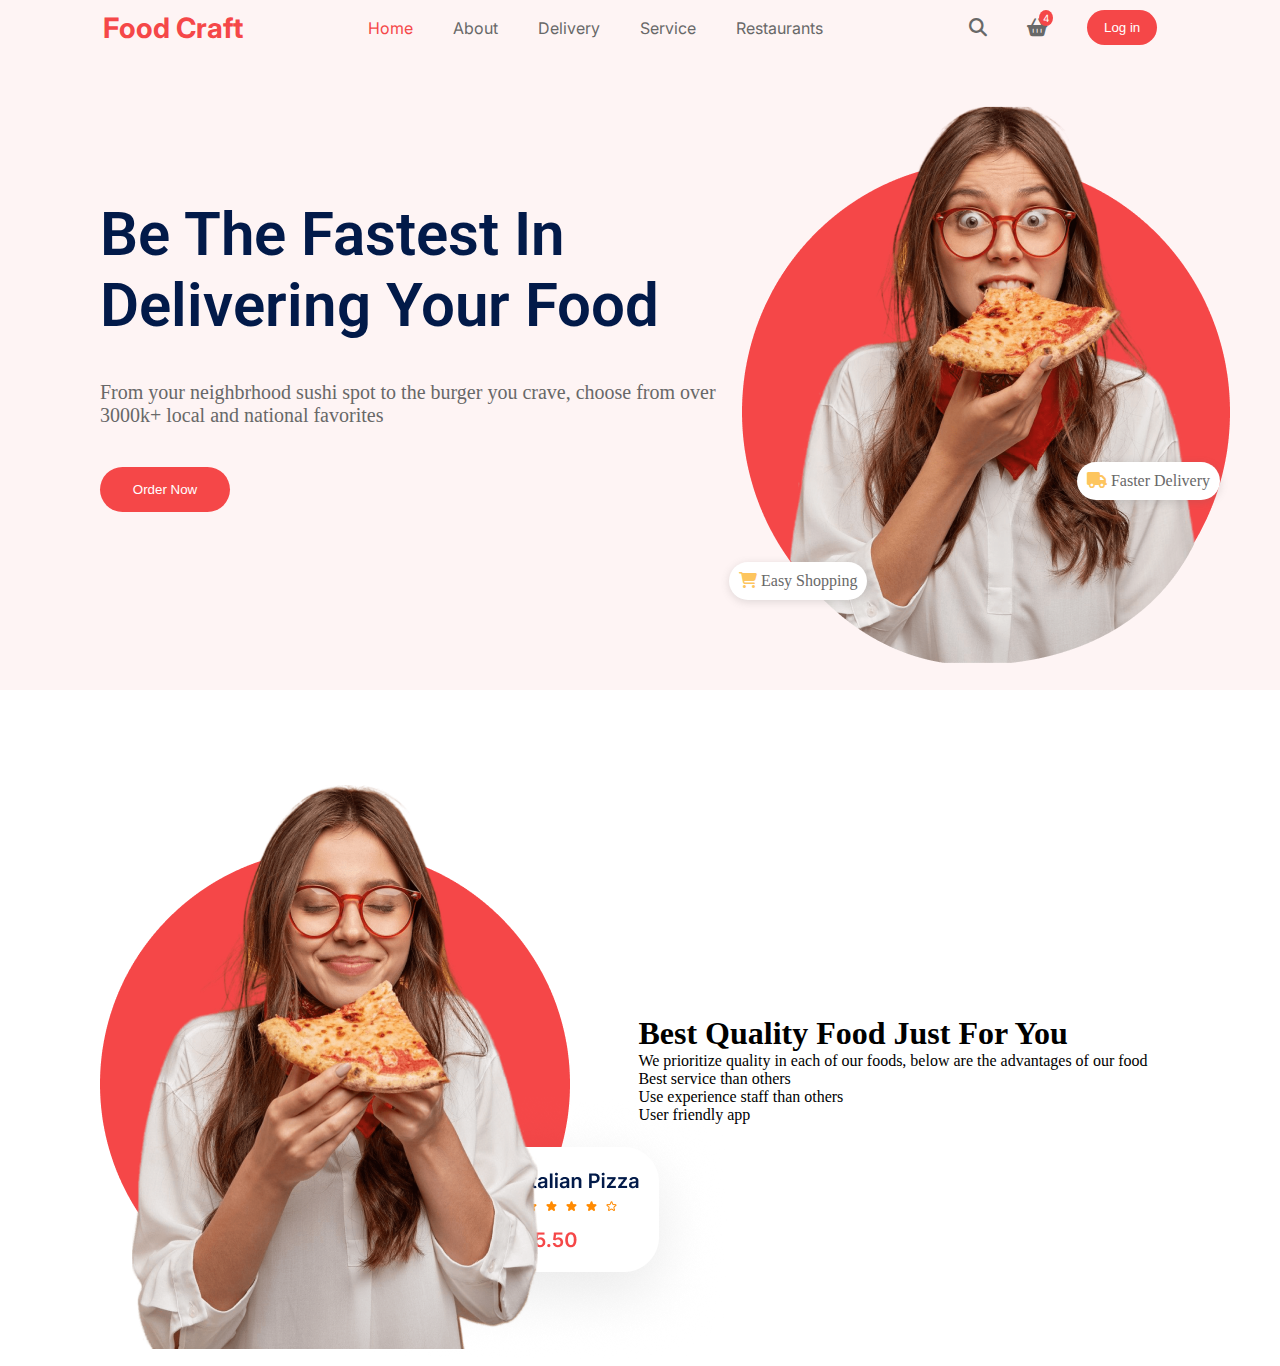
<file: index.html>
<!DOCTYPE html>
<html lang="en">
<head>
    <meta charset="UTF-8">
    <meta http-equiv="X-UA-Compatible" content="IE=edge">
    <meta name="viewport" content="width=device-width, initial-scale=1.0">
    <link rel="stylesheet" href="/css/style.css">
    <link rel="stylesheet" href="https://cdnjs.cloudflare.com/ajax/libs/font-awesome/6.2.0/css/all.min.css">
    <link rel="preconnect" href="https://fonts.googleapis.com">
    <link rel="preconnect" href="https://fonts.gstatic.com" crossorigin>
    <link href="https://fonts.googleapis.com/css2?family=Inter&display=swap" rel="stylesheet">
    <link href="https://fonts.googleapis.com/css2?family=Roboto:wght@700&display=swap" rel="stylesheet">
    <title>Food Craft</title>
</head>
<body>
    <div>
        <div class="main-header">
            <header class="header">
                <div class="logo">
                    <a href="#"><h3>Food Craft</h3></a>
                </div>
                <nav class="main-navigation">   
                    <ul class="navigation">
                        <li><a href="#" class="active">Home</a></li>
                        <li><a href="">About</a></li>
                        <li><a href="">Delivery</a></li>
                        <li><a href="">Service</a></li>
                        <li><a href="">Restaurants</a></li>
                    </ul>
                </nav>
                <nav class="header-auth">
                    <a href=""><i class="fa fa-magnifying-glass"></i></a>
                    <a href=""><i class="fa fa-basket-shopping"></i></a><div class="number"></div>
                    <a href="">
                        <form action="./test.html">
                            <button class="btn-login">Log in</button>
                        </form>
                    </a>
                </nav>
            </header>
            <div class="hero">
                <div class="hero-content">
                    <h1>Be The Fastest In Delivering Your Food</h1>
                    <p>From your neighbrhood sushi spot to the burger you crave, choose from over 3000k+ local and national favorites</p>
                    <form action="./test1.html"><button class="order">Order Now</button></form>
                </div>
                <div class="hero-img">
                    <div class="easy-shopping grey"><i class="fa-sharp fa-solid fa-cart-shopping"></i> Easy Shopping</div>
                    <div class="faster-delivery grey"><i class="fa-solid fa-truck"></i> Faster Delivery</div>
                    <img src="/images/pic1.png" alt="" width="" height="">
                </div>
            </div>
            <div class="about">
                <div class="img-about img-about-pic2">
                    <img src="./images/pic2.png" alt="">
                </div>
                <div class="img-about-pic2-1">
                    <img src="./images/pic2-1.png" alt="">
                </div>
                <div class="about-content">
                    <h1>Best Quality Food Just For You</h1>
                    <p>We prioritize quality in each of our foods, below are the advantages of our food</p>
                    <ul>
                        <li>Best service than others</li>
                        <li>Use experience staff than others</li>
                        <li>User friendly app</li>
                    </ul>
                </div>
            </div>
        </div>
    </div>
</body>
</html>
</file>
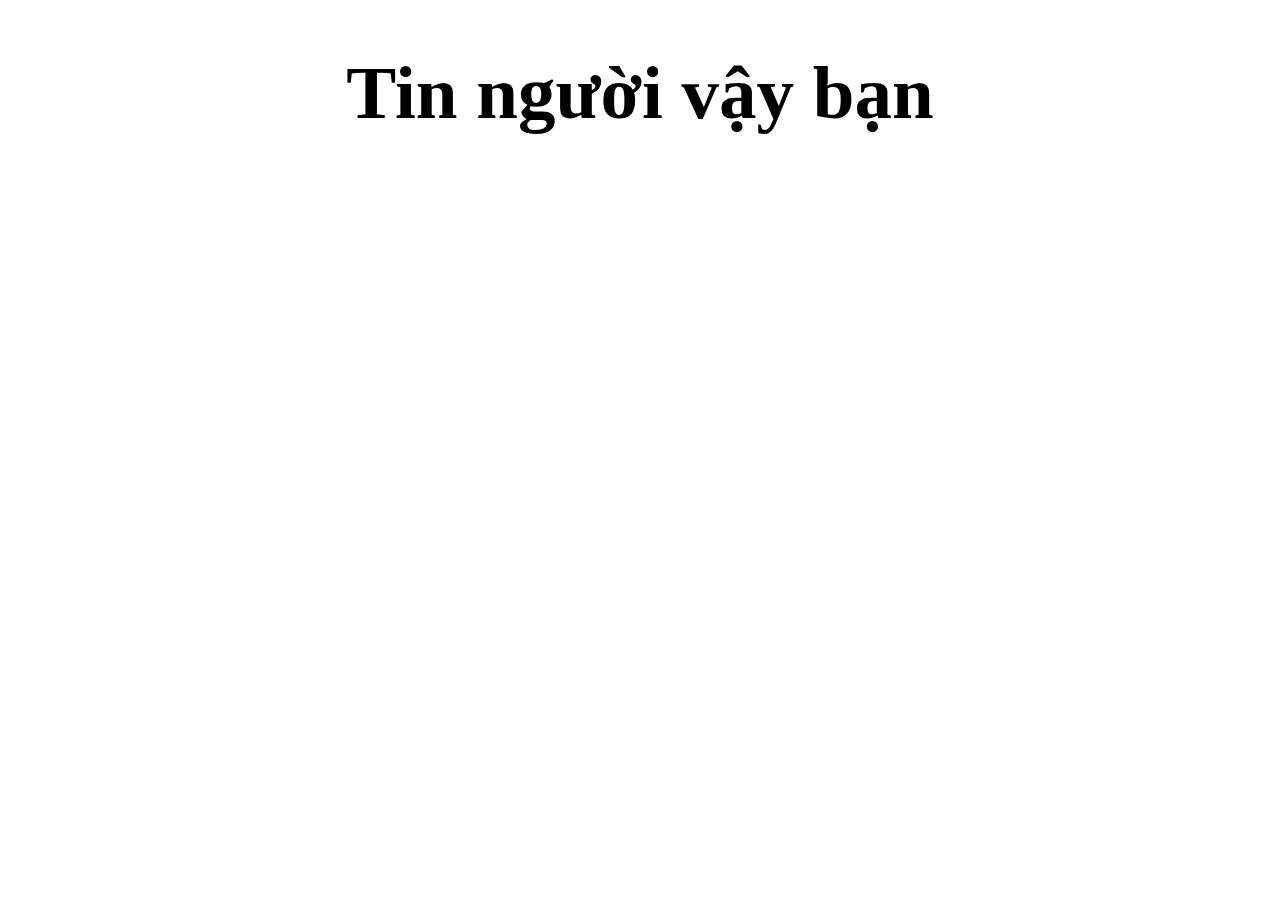
<file: luanguoi.html>
<!DOCTYPE html>
<html lang="en">
<head>
    <meta charset="UTF-8">
    <meta http-equiv="X-UA-Compatible" content="IE=edge">
    <meta name="viewport" content="width=device-width, initial-scale=1.0">
    <title>Document</title> 
</head>
<body>
    <h1 style="font-size: 75px; display: flex; justify-content: center; align-items: center;">Tin người vậy bạn</h1>
</body>
</html>
</file>
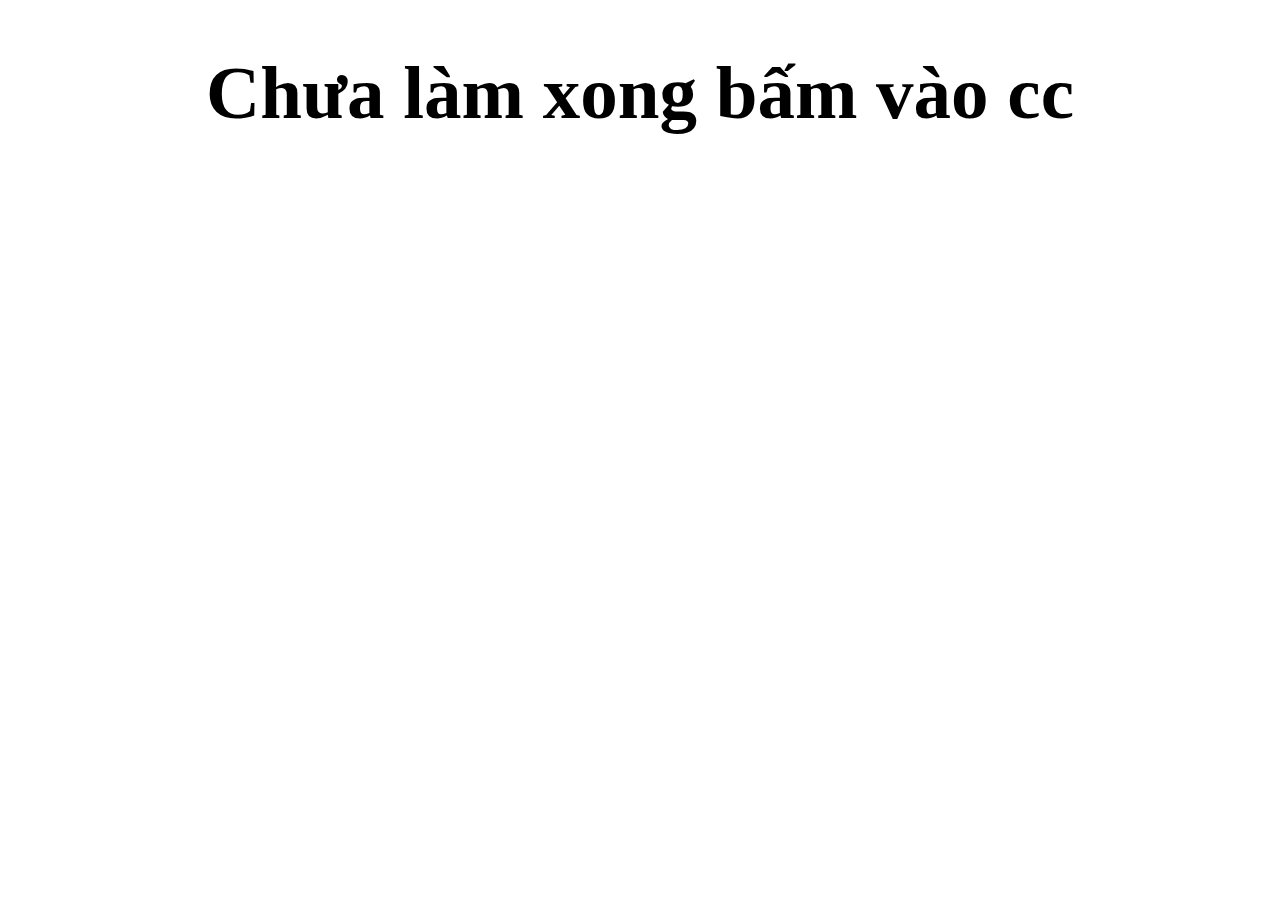
<file: test.html>
<!DOCTYPE html>
<html lang="en">
<head>
    <meta charset="UTF-8">
    <meta http-equiv="X-UA-Compatible" content="IE=edge">
    <meta name="viewport" content="width=device-width, initial-scale=1.0">
    <title>Document</title> 
</head>
<body>
    <h1 style="font-size: 75px; display: flex; justify-content: center; align-items: center;">Chưa làm xong bấm vào cc</h1>
</body>
</html>
</file>
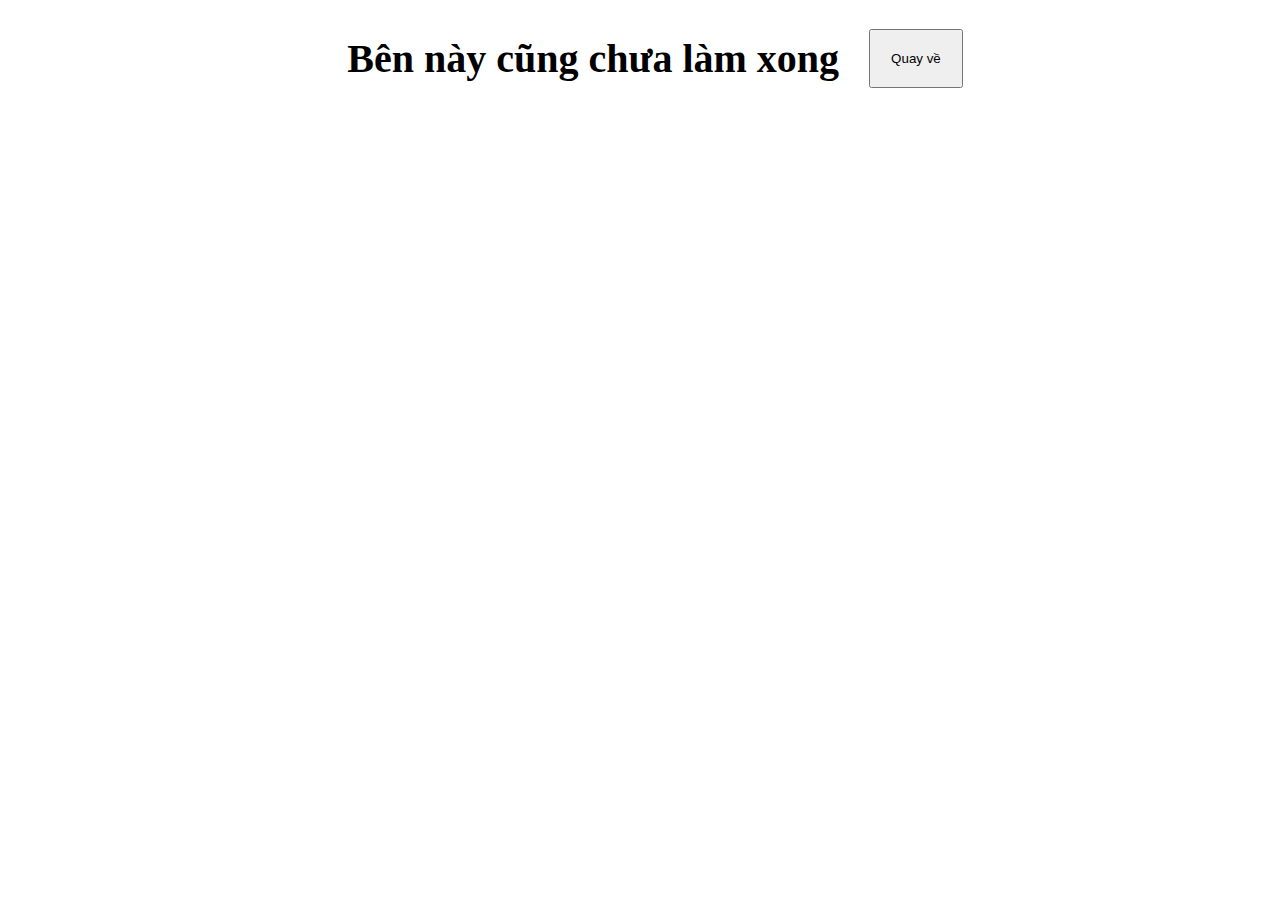
<file: test1.html>
<!DOCTYPE html>
<html lang="en">
<head>
    <meta charset="UTF-8">
    <meta http-equiv="X-UA-Compatible" content="IE=edge">
    <meta name="viewport" content="width=device-width, initial-scale=1.0">
    <title>Document</title> 
</head>
<body style="font-size: 20px; display: flex; justify-content: center; align-items: center">
    <h1 style="padding: 0 30px;">Bên này cũng chưa làm xong</h1>
    <form action="./luanguoi.html"><button style="padding: 20px 20px;">Quay về</button></form>
</body>
</html>
</file>
<file: css/style.css>
@import url(/css/reset.css);

.grey {
    color: #686868;
}


.main-header {
    background-color: #FEF4F4;
    height: 690px;
    padding: 0 50px;
}

.header {
    display: flex;
    justify-content: space-around;
    align-items: center;
    font-family: 'Inter', sans-serif;
    padding-top: 10px;
}

.logo a {
    color: #F54748;
    font-size: 24px;
    font-weight: 600;
}

.header-auth {
    display: flex;
    align-items: center;
    justify-content: center;
    position: relative;
}

.header .navigation {
    display: flex;
    align-items: center;
}

.header .navigation li {
    padding: 0 20px;
}

.header-auth a {
    padding: 0 20px;
    color: #686868;
    font-size: large;
}

.header-auth a:hover {
    color: #F54748;
    transition: 0.3s;
}

.header .navigation li a {
    color: #686868;
}

.header .navigation li a:hover {
    color: #F54748;
    transition: 0.3s;
}

.header .navigation li a.active {
    color: #F54748;
}

.fa-basket-shopping {
    position: relative;
}

.number::after {
    content: "4";
    position: absolute;
    font-size: 10px;
    background-color: #F54748;
    padding: 2px 4px;
    color: #FFFFFF;
    border-radius: 50%;
    transform: translateX(-28px);
    top: 0;
}

.btn-login  {
    padding: 10px;
    background-color: #F54748;
    color: #FFFFFF;
    border: none;
    cursor: pointer;
    border-radius: 20px;
    width: 70px;
}

.btn-login:hover {
    opacity: 0.8;
    transition: 0.3s;
}

.hero {
    display: flex;
    justify-content: center;
    align-items: center;
    height: 620px;
}

.hero .hero-content {
    display: flex;
    flex-direction: column;
    flex-wrap: wrap;
}

.hero h1 , .hero p ,.hero form{
    padding: 20px 0px;
    margin-left: 50px;
}

.hero h1 {
    color: #021A49;
    font-size: 60px;
    font-family: 'Roboto', sans-serif;
    font-weight: 600;
}

.hero p {
    font-size: 20px;
    color: #686868;
    font-weight: 400;
}

.hero-content .order {
    padding: 15px 15px;
    background-color: #F54748;
    color: #FFFFFF;
    border: none;
    border-radius: 30px;
    width: 130px;
    height: auto;
    cursor: pointer;
}

.hero-content .order:hover {
    opacity: 0.8;
    transition: 0.3s;
}

.hero-img img{
    position: relative;
}

.easy-shopping {    
    position: absolute;
    bottom: 300px;
    z-index: 1;
    background-color: #FFFFFF;
    padding: 10px 10px;
    border-radius: 20px;
    box-shadow: rgba(99, 99, 99, 0.2) 0px 2px 8px 0px;
}

.fa-cart-shopping {
    color: #FDC55E;
}

.faster-delivery {
    position: absolute;
    right: 60px;
    bottom: 400px;
    z-index: 1;
    background-color: #FFFFFF;
    padding: 10px;
    border-radius: 20px;
    box-shadow: rgba(99, 99, 99, 0.2) 0px 2px 8px 0px;
}

.fa-truck {
    color: #FDC55E;
}

.about {
    display: flex;
    justify-content: center;
    align-items: center;
    margin-top: 120px;
}

.img-about-pic2 {
    position: relative;
}

.img-about-pic2-1 {
    position: absolute;
    z-index: -1;
    left: 100px;
}

.about .about-content {
    padding-left: 100px;
}
</file>
